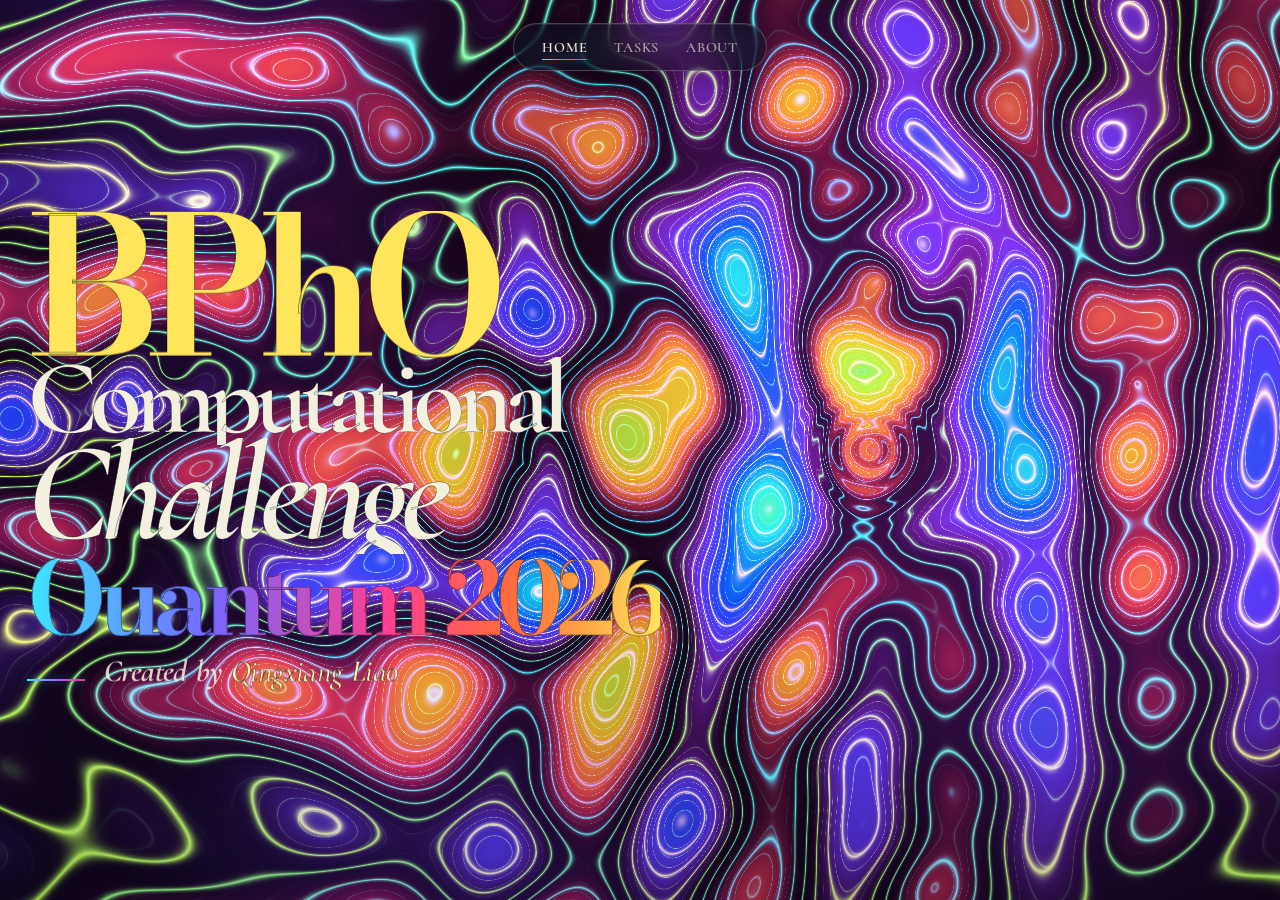
<file: index.html>
<!doctype html>
<html lang="en">
  <head>
    <meta charset="UTF-8" />
    <meta name="viewport" content="width=device-width, initial-scale=1" />
    <meta
      name="description"
      content="Interactive opening page for the 2026 BPhO Computational Challenge."
    />
    <meta name="theme-color" content="#060715" />
    <title>BPhO Computational Challenge — Quantum 2026</title>
    <link
      rel="icon"
      href="data:image/svg+xml,%3Csvg xmlns='http://www.w3.org/2000/svg' viewBox='0 0 64 64'%3E%3Crect width='64' height='64' rx='14' fill='%23060716'/%3E%3Cpath d='M13 34c8-22 15 22 23 0s11 9 15-9' fill='none' stroke='%233de7ff' stroke-width='5' stroke-linecap='round'/%3E%3C/svg%3E"
    />
    <link rel="stylesheet" href="./assets/local-shell-fonts.css" />
    <link rel="stylesheet" href="./assets/single.css" />
  </head>
  <body>
    <div class="loader" data-loader aria-hidden="true">
      <div class="loader__track" aria-hidden="true">
        <span data-loader-bar></span>
      </div>
    </div>

    <canvas id="quantum-field" aria-hidden="true"></canvas>
    <div class="field-fallback" aria-hidden="true"></div>
    <div class="grain" aria-hidden="true"></div>
    <div class="shade" aria-hidden="true"></div>

    <header class="site-header">
      <nav class="site-nav" aria-label="Primary navigation">
        <a class="is-active" href="./index.html" aria-current="page">Home</a>
        <a href="./tasks.html">Tasks</a>
        <a href="./about.html">About</a>
      </nav>
    </header>

    <main class="hero">
      <h1 class="title">
        <span class="title__line title__bpho"><span>BPhO</span></span>
        <span class="title__line title__computational"><span>Computational</span></span>
        <span class="title__line title__challenge"><span>Challenge</span></span>
        <span class="title__line title__quantum"><span>Quantum 2026</span></span>
      </h1>
      <p class="credit" aria-label="Created by Qingxiang Liao">
        <span>Created</span>
        <span>by</span>
        <strong>Qingxiang</strong>
        <strong>Liao</strong>
      </p>
    </main>

    <div class="cursor" data-cursor aria-hidden="true"></div>

    <script type="module" src="./assets/single.js"></script>
  </body>
</html>
</file>
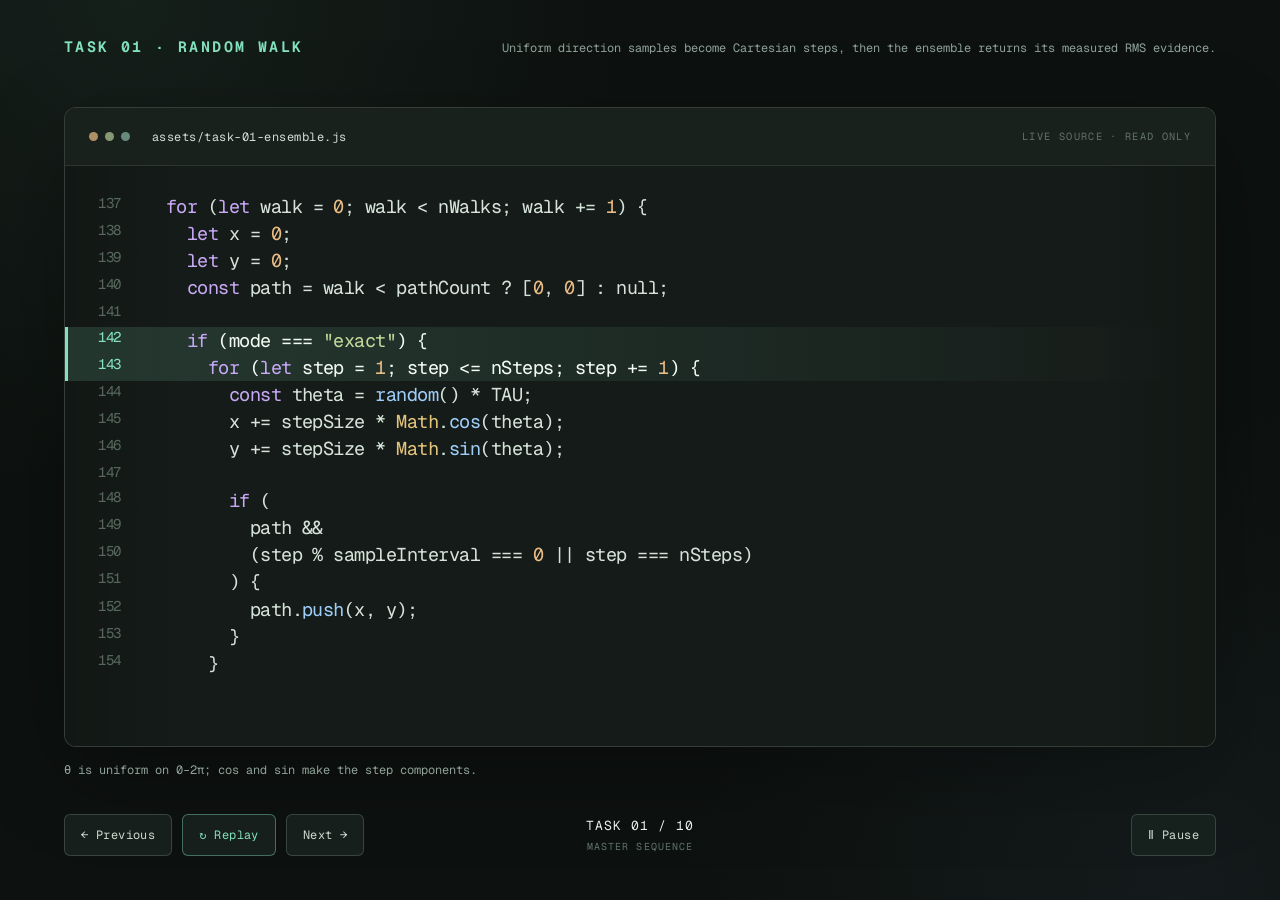
<file: video/code-shots/index.html>
<!doctype html>
<html lang="en">
  <head>
    <meta charset="utf-8" />
    <meta name="viewport" content="width=device-width, initial-scale=1" />
    <meta
      name="description"
      content="Record-ready source-code evidence for the 2026 BPhO Computational Challenge quantum-mechanics laboratories."
    />
    <title>BPhO 2026 · Computational code shots</title>
    <link rel="icon" href="data:," />
    <link rel="stylesheet" href="./code-shots.css" />
  </head>
  <body>
    <main class="code-shot-app" id="code-shot-app">
      <section class="code-shot-stage" aria-label="Animated computational code evidence">
        <header class="scene-heading">
          <p class="scene-kicker" data-scene-label>TASK 01 · RANDOM WALK</p>
          <p class="scene-description" data-scene-description>
            Exact source extracted from the current Task 1 implementation.
          </p>
        </header>

        <section class="editor-shell" aria-label="Source code">
          <div class="editor-chrome" aria-hidden="true">
            <span class="window-dots"><i></i><i></i><i></i></span>
            <span class="editor-file" data-source-file>assets/task-01-ensemble.js</span>
            <span class="editor-state" data-editor-state>LIVE SOURCE · READ ONLY</span>
          </div>
          <div class="code-frame" data-code-frame>
            <div class="code-lines" data-code-lines role="list" aria-label="Extracted source lines"></div>
          </div>
        </section>

        <p class="scene-caption" data-scene-caption aria-live="polite">
          Exact source lines from the current simulation.
        </p>
      </section>

      <nav class="control-deck" data-control-deck aria-label="Code-shot controls">
        <div class="control-group">
          <button class="control-button" type="button" data-control="previous" aria-label="Previous task">
            <span aria-hidden="true">←</span> Previous
          </button>
          <button class="control-button control-button--primary" type="button" data-control="replay">
            <span aria-hidden="true">↻</span> Replay
          </button>
          <button class="control-button" type="button" data-control="next" aria-label="Next task">
            Next <span aria-hidden="true">→</span>
          </button>
        </div>
        <div class="sequence-status" aria-live="polite">
          <span class="sequence-count" data-scene-progress>Task 01 / 10</span>
          <span class="sequence-mode" data-sequence-mode>MASTER SEQUENCE</span>
        </div>
        <button class="control-button control-button--pause" type="button" data-control="pause">
          <span aria-hidden="true">Ⅱ</span> Pause
        </button>
      </nav>
    </main>

    <noscript>This recording utility needs JavaScript enabled to animate the verified source excerpts.</noscript>
    <script src="./code-shot-data.js"></script>
    <script src="./code-shots.js"></script>
  </body>
</html>
</file>
<file: assets/local-shell-fonts.css>
/* Offline aliases for the public site shell. The scientific task pages use the
   same pinned Cormorant, Bodoni and Geist files under their native names. */
@font-face {
  font-family: "Fredoka";
  src: url("../vendor/packages/geist/dist/fonts/geist-sans/Geist-Variable.woff2") format("woff2");
  font-style: normal;
  font-weight: 100 900;
  font-display: swap;
}
@font-face {
  font-family: "Inter";
  src: url("../vendor/packages/geist/dist/fonts/geist-sans/Geist-Variable.woff2") format("woff2");
  font-style: normal;
  font-weight: 100 900;
  font-display: swap;
}
@font-face {
  font-family: "Space Grotesk";
  src: url("../vendor/packages/geist/dist/fonts/geist-sans/Geist-Variable.woff2") format("woff2");
  font-style: normal;
  font-weight: 100 900;
  font-display: swap;
}
@font-face {
  font-family: "DM Mono";
  src: url("../vendor/packages/geist/dist/fonts/geist-mono/GeistMono-Variable.woff2") format("woff2");
  font-style: normal;
  font-weight: 100 900;
  font-display: swap;
}
@font-face {
  font-family: "Cormorant Garamond";
  src: url("../vendor/packages/cormorant/files/cormorant-latin-wght-normal.woff2") format("woff2");
  font-style: normal;
  font-weight: 300 700;
  font-display: swap;
}
@font-face {
  font-family: "Cormorant Garamond";
  src: url("../vendor/packages/cormorant/files/cormorant-latin-wght-italic.woff2") format("woff2");
  font-style: italic;
  font-weight: 300 700;
  font-display: swap;
}
@font-face {
  font-family: "Bodoni Moda";
  src: url("../vendor/packages/bodoni-moda/files/bodoni-moda-latin-wght-normal.woff2") format("woff2");
  font-style: normal;
  font-weight: 400 900;
  font-display: swap;
}
@font-face {
  font-family: "Bodoni Moda";
  src: url("../vendor/packages/bodoni-moda/files/bodoni-moda-latin-wght-italic.woff2") format("woff2");
  font-style: italic;
  font-weight: 400 900;
  font-display: swap;
}
@font-face {
  font-family: "Gorditas";
  src: url("../vendor/packages/bodoni-moda/files/bodoni-moda-latin-wght-normal.woff2") format("woff2");
  font-style: normal;
  font-weight: 400 900;
  font-display: swap;
}
@font-face {
  font-family: "Lilita One";
  src: url("../vendor/packages/bodoni-moda/files/bodoni-moda-latin-wght-normal.woff2") format("woff2");
  font-style: normal;
  font-weight: 700 900;
  font-display: swap;
}
@font-face {
  font-family: "Grandstander";
  src: url("../vendor/packages/cormorant/files/cormorant-latin-wght-italic.woff2") format("woff2");
  font-style: italic;
  font-weight: 300 700;
  font-display: swap;
}
@font-face {
  font-family: "Ballet";
  src: url("../vendor/packages/cormorant/files/cormorant-latin-wght-italic.woff2") format("woff2");
  font-style: italic;
  font-weight: 300 700;
  font-display: swap;
}
</file>
<file: assets/single.css>
:root {
  --ivory: #f4f0df;
  --muted: rgba(244, 240, 223, 0.62);
  --line: rgba(244, 240, 223, 0.2);
  --void: #060715;
  --cyan: #3de7ff;
  --yellow: #ffe55c;
}

* {
  box-sizing: border-box;
}

html {
  color-scheme: dark;
  background: var(--void);
}

html:has(body.about-page--editorial) {
  overflow-x: clip;
}

body {
  min-width: 320px;
  min-height: 100svh;
  margin: 0;
  overflow: hidden;
  color: var(--ivory);
  background: var(--void);
  font-family: "Cormorant Garamond", Georgia, serif;
  -webkit-font-smoothing: antialiased;
  text-rendering: optimizeLegibility;
}

#quantum-field,
.field-fallback {
  position: fixed;
  inset: 0;
  z-index: 0;
  width: 100%;
  height: 100%;
}

#quantum-field {
  display: block;
}

.field-fallback {
  display: none;
  background:
    radial-gradient(ellipse at 35% 18%, rgba(150, 255, 62, 0.28), transparent 18%),
    radial-gradient(ellipse at 72% 32%, rgba(37, 102, 255, 0.8), transparent 22%),
    radial-gradient(ellipse at 78% 62%, rgba(255, 42, 147, 0.55), transparent 25%),
    radial-gradient(ellipse at 54% 72%, rgba(255, 194, 51, 0.34), transparent 20%),
    #07081a;
}

.no-webgl .field-fallback {
  display: block;
}

.no-webgl #quantum-field {
  display: none;
}

.grain {
  position: fixed;
  inset: 0;
  z-index: 10;
  opacity: 0.11;
  pointer-events: none;
  background-image: url("data:image/svg+xml,%3Csvg viewBox='0 0 180 180' xmlns='http://www.w3.org/2000/svg'%3E%3Cfilter id='n'%3E%3CfeTurbulence type='fractalNoise' baseFrequency='.92' numOctaves='3' stitchTiles='stitch'/%3E%3C/filter%3E%3Crect width='100%25' height='100%25' filter='url(%23n)' opacity='.28'/%3E%3C/svg%3E");
  mix-blend-mode: soft-light;
}

.shade {
  position: fixed;
  inset: 0;
  z-index: 12;
  pointer-events: none;
  background:
    linear-gradient(0deg, rgba(4, 5, 17, 0.2), transparent 32%),
    rgba(4, 5, 17, 0.035);
}

.about-page .field-fallback {
  display: none;
  background:
    radial-gradient(ellipse at 72% 28%, rgba(71, 116, 145, 0.22), transparent 24%),
    radial-gradient(ellipse at 78% 68%, rgba(96, 72, 134, 0.18), transparent 31%),
    radial-gradient(ellipse at 38% 70%, rgba(145, 114, 55, 0.1), transparent 26%),
    #050a13;
}

.about-page .grain {
  opacity: 0.07;
}

.about-page .shade {
  background:
    radial-gradient(circle at 76% 38%, transparent 0 14%, rgba(3, 7, 16, 0.08) 47%, rgba(3, 6, 14, 0.38) 100%),
    linear-gradient(90deg, rgba(3, 7, 17, 0.62) 0%, rgba(3, 7, 17, 0.17) 46%, rgba(3, 7, 17, 0.26) 100%),
    linear-gradient(0deg, rgba(2, 5, 13, 0.54), transparent 42%);
}

.about-page::after {
  position: fixed;
  inset: 0;
  z-index: 13;
  pointer-events: none;
  background:
    linear-gradient(90deg, rgba(188, 220, 225, 0.035) 1px, transparent 1px),
    linear-gradient(rgba(188, 220, 225, 0.028) 1px, transparent 1px);
  background-size: 84px 84px;
  content: "";
  mask-image: linear-gradient(90deg, transparent, black 48%, black);
  -webkit-mask-image: linear-gradient(90deg, transparent, black 48%, black);
}

.loader {
  position: fixed;
  inset: 0;
  z-index: 1000;
  display: grid;
  align-content: center;
  background: #f1eedf;
  transition:
    transform 800ms cubic-bezier(0.76, 0, 0.24, 1),
    visibility 800ms;
}

.loader.is-complete {
  visibility: hidden;
  transform: translateY(-102%);
}

.loader__track {
  width: min(240px, 60vw);
  height: 2px;
  margin: 0 auto;
  overflow: hidden;
  background: rgba(17, 18, 27, 0.17);
}

.loader__track span {
  display: block;
  width: 100%;
  height: 100%;
  background: linear-gradient(90deg, #245cff, #e835ff, #ffdf4a);
  transform: translateX(-100%);
}

.site-header {
  position: fixed;
  top: clamp(14px, 2.6vh, 26px);
  left: 50%;
  z-index: 100;
  width: max-content;
  max-width: calc(100vw - 32px);
  transform: translateX(-50%);
}

.site-nav {
  display: flex;
  align-items: center;
  justify-content: center;
  gap: clamp(16px, 2.1vw, 34px);
  min-height: 48px;
  padding: 0 clamp(18px, 2.2vw, 32px);
  border: 1px solid rgba(244, 240, 223, 0.24);
  border-radius: 999px;
  background: rgba(6, 7, 21, 0.48);
  box-shadow:
    0 14px 45px rgba(2, 3, 12, 0.22),
    inset 0 1px 0 rgba(255, 255, 255, 0.08);
  backdrop-filter: blur(16px) saturate(135%);
  -webkit-backdrop-filter: blur(16px) saturate(135%);
}

.site-nav a {
  position: relative;
  padding: 15px 0 14px;
  color: rgba(244, 240, 223, 0.66);
  font-family: "Cormorant Garamond", Georgia, serif;
  font-size: clamp(14px, 1.12vw, 17px);
  font-weight: 600;
  letter-spacing: 0.055em;
  line-height: 1;
  text-decoration: none;
  text-transform: uppercase;
  white-space: nowrap;
  transition:
    color 180ms ease,
    text-shadow 180ms ease;
}

.site-nav a::after {
  position: absolute;
  right: 0;
  bottom: 9px;
  left: 0;
  height: 1px;
  background: linear-gradient(90deg, var(--cyan), #9b68ff, #ff3f91);
  box-shadow: 0 0 8px rgba(61, 231, 255, 0.65);
  content: "";
  transform: scaleX(0);
  transform-origin: right;
  transition: transform 180ms ease;
}

.site-nav a:hover,
.site-nav a:focus-visible,
.site-nav a.is-active {
  color: var(--ivory);
  text-shadow: 0 0 14px rgba(244, 240, 223, 0.24);
}

.site-nav a:hover::after,
.site-nav a:focus-visible::after,
.site-nav a.is-active::after {
  transform: scaleX(1);
  transform-origin: left;
}

.site-nav a:focus-visible {
  border-radius: 3px;
  outline: 2px solid var(--yellow);
  outline-offset: 5px;
}

.about-page {
  overflow-x: hidden;
  overflow-y: auto;
  scroll-behavior: smooth;
  background: #050a13;
}

.about-page .site-header {
  transition:
    opacity 220ms ease,
    transform 220ms ease;
}

.about-content {
  position: relative;
  z-index: 30;
  width: 100%;
}

.about-hero {
  position: relative;
  display: grid;
  align-items: center;
  min-height: 100svh;
  padding: 120px max(5vw, 28px) 76px;
}

.about-hero__inner {
  width: min(880px, 75vw);
}

.about-kicker,
.about-eyebrow {
  margin: 0 0 20px;
  color: rgba(204, 228, 229, 0.62);
  font: 500 11px/1.2 "Inter", Arial, sans-serif;
  letter-spacing: 0.18em;
  text-transform: uppercase;
}

.about-kicker span {
  display: inline-flex;
  align-items: center;
  gap: 11px;
  margin-right: 11px;
  color: #a5e5e7;
}

.about-kicker span::after {
  width: 34px;
  height: 1px;
  background: linear-gradient(90deg, #5fbdc6, #8875b3);
  content: "";
}

.about-hero h1 {
  max-width: 940px;
  margin: 0;
  color: #f1eedf;
  font-family: "Bodoni Moda", Georgia, serif;
  font-size: clamp(58px, 7.7vw, 122px);
  font-weight: 600;
  letter-spacing: -0.067em;
  line-height: 0.91;
  text-wrap: balance;
}

.about-hero__lead {
  max-width: 660px;
  margin: 32px 0 0;
  color: rgba(229, 235, 224, 0.73);
  font: 400 clamp(18px, 1.45vw, 23px)/1.55 "Inter", Arial, sans-serif;
}

.about-facts {
  display: flex;
  flex-wrap: wrap;
  gap: 32px 60px;
  margin: 54px 0 0;
}

.about-facts div {
  min-width: 150px;
  padding-top: 13px;
  border-top: 1px solid rgba(151, 202, 205, 0.3);
}

.about-facts dt {
  margin-bottom: 7px;
  color: rgba(197, 218, 218, 0.48);
  font: 500 10px/1 "Inter", Arial, sans-serif;
  letter-spacing: 0.16em;
  text-transform: uppercase;
}

.about-facts dd {
  margin: 0;
  color: rgba(244, 240, 223, 0.88);
  font: 600 18px/1.2 "Cormorant Garamond", Georgia, serif;
}

.about-scroll-cue {
  position: absolute;
  right: max(5vw, 28px);
  bottom: 45px;
  display: flex;
  gap: 14px;
  align-items: center;
  color: rgba(217, 229, 223, 0.56);
  font: 500 10px/1 "Inter", Arial, sans-serif;
  letter-spacing: 0.15em;
  text-decoration: none;
  text-transform: uppercase;
}

.about-scroll-cue i {
  position: relative;
  width: 1px;
  height: 52px;
  overflow: hidden;
  background: rgba(169, 215, 216, 0.2);
}

.about-scroll-cue i::after {
  position: absolute;
  inset: 0;
  background: linear-gradient(transparent, #7ecbd0, transparent);
  content: "";
  animation: about-scroll-line 2.2s ease-in-out infinite;
}

@keyframes about-scroll-line {
  from { transform: translateY(-100%); }
  to { transform: translateY(100%); }
}

.about-chapter {
  position: relative;
  display: grid;
  grid-template-columns: minmax(48px, 0.18fr) minmax(0, 920px) minmax(30px, 0.52fr);
  align-items: start;
  min-height: 92svh;
  padding: 14vh max(5vw, 28px);
}

.about-chapter--wide {
  grid-template-columns: minmax(48px, 0.12fr) minmax(0, 1080px) minmax(30px, 0.28fr);
}

.about-chapter--creator {
  grid-template-columns: minmax(48px, 0.38fr) minmax(0, 820px) minmax(30px, 0.16fr);
}

.about-chapter--resources {
  grid-template-columns: minmax(48px, 0.14fr) minmax(0, 1100px) minmax(30px, 0.2fr);
}

.about-chapter__number {
  padding-top: 21px;
  color: rgba(174, 215, 216, 0.72);
  font: 500 11px/1 "Inter", Arial, sans-serif;
  letter-spacing: 0.15em;
}

.about-panel {
  grid-column: 2;
  padding: clamp(30px, 4.5vw, 68px);
  border: 1px solid rgba(154, 200, 202, 0.16);
  background:
    linear-gradient(135deg, rgba(6, 16, 28, 0.83), rgba(7, 12, 28, 0.65)),
    rgba(4, 9, 19, 0.68);
  box-shadow:
    0 38px 100px rgba(0, 0, 0, 0.26),
    inset 0 1px 0 rgba(255, 255, 255, 0.025);
  backdrop-filter: blur(18px) saturate(110%);
  -webkit-backdrop-filter: blur(18px) saturate(110%);
}

.about-panel h2,
.about-finale h2 {
  max-width: 850px;
  margin: 0;
  color: #f1eedf;
  font-family: "Bodoni Moda", Georgia, serif;
  font-size: clamp(43px, 5vw, 78px);
  font-weight: 600;
  letter-spacing: -0.055em;
  line-height: 0.98;
  text-wrap: balance;
}

.about-columns {
  display: grid;
  grid-template-columns: repeat(2, minmax(0, 1fr));
  gap: clamp(34px, 5vw, 76px);
  margin-top: 54px;
}

.about-panel h3,
.acknowledgement h3 {
  margin: 0 0 19px;
  color: #abd9d8;
  font: 600 22px/1.15 "Cormorant Garamond", Georgia, serif;
  letter-spacing: 0.015em;
}

.about-panel p,
.about-finale p {
  margin: 0 0 1.2em;
  color: rgba(222, 229, 219, 0.7);
  font: 400 16px/1.76 "Inter", Arial, sans-serif;
}

.about-panel p:last-child,
.about-finale p:last-child {
  margin-bottom: 0;
}

.about-intro {
  max-width: 760px;
  margin-top: 30px !important;
  font-size: 18px !important;
}

.task-spectrum {
  display: grid;
  grid-template-columns: repeat(2, minmax(0, 1fr));
  gap: 0;
  margin: 48px 0 0;
  padding: 0;
  border-top: 1px solid rgba(161, 205, 206, 0.18);
  list-style: none;
}

.task-spectrum li {
  display: flex;
  gap: 17px;
  align-items: center;
  min-height: 58px;
  padding: 0 16px 0 0;
  border-bottom: 1px solid rgba(161, 205, 206, 0.12);
  color: rgba(236, 235, 220, 0.82);
  font: 500 15px/1.2 "Inter", Arial, sans-serif;
}

.task-spectrum li:nth-child(odd) {
  border-right: 1px solid rgba(161, 205, 206, 0.12);
}

.task-spectrum li:nth-child(even) {
  padding-left: 22px;
}

.task-spectrum span {
  color: rgba(120, 198, 201, 0.52);
  font: 500 10px/1 "Inter", Arial, sans-serif;
  letter-spacing: 0.12em;
}

.about-philosophy {
  display: grid;
  grid-template-columns: 0.65fr 1.35fr;
  gap: clamp(32px, 5vw, 80px);
  margin-top: 72px;
  padding-top: 54px;
  border-top: 1px solid rgba(161, 205, 206, 0.18);
}

.about-philosophy .about-eyebrow {
  grid-column: 1 / -1;
  margin-bottom: -24px;
}

.about-philosophy blockquote {
  margin: 0;
  color: #f1eedf;
  font: italic 600 clamp(30px, 3.4vw, 48px)/1.03 "Bodoni Moda", Georgia, serif;
  letter-spacing: -0.04em;
}

.creator-school {
  margin: 14px 0 42px !important;
  color: #9bd1d2 !important;
  font-family: "Cormorant Garamond", Georgia, serif !important;
  font-size: 23px !important;
  font-weight: 600 !important;
  line-height: 1.2 !important;
}

.creator-copy {
  max-width: 720px;
}

.creator-skills {
  display: flex;
  flex-wrap: wrap;
  gap: 9px;
  margin: 38px 0 0;
  padding: 0;
  list-style: none;
}

.creator-skills li {
  padding: 9px 13px;
  border: 1px solid rgba(153, 204, 205, 0.22);
  border-radius: 999px;
  color: rgba(224, 231, 219, 0.72);
  background: rgba(12, 31, 42, 0.42);
  font: 500 11px/1 "Inter", Arial, sans-serif;
  letter-spacing: 0.06em;
}

.resource-grid {
  display: grid;
  grid-template-columns: repeat(2, minmax(0, 1fr));
  gap: 1px;
  margin-top: 46px;
  overflow: hidden;
  border: 1px solid rgba(156, 202, 204, 0.16);
  background: rgba(156, 202, 204, 0.12);
}

.resource-card {
  position: relative;
  min-height: 190px;
  padding: 26px;
  color: inherit;
  background: rgba(5, 14, 25, 0.92);
  text-decoration: none;
  transition:
    background 200ms ease,
    transform 200ms ease;
}

a.resource-card:hover,
a.resource-card:focus-visible {
  z-index: 2;
  background: rgba(15, 43, 53, 0.96);
  outline: 1px solid rgba(132, 215, 216, 0.72);
  outline-offset: -1px;
}

.resource-card > span {
  display: block;
  margin-bottom: 38px;
  color: rgba(158, 204, 205, 0.48);
  font: 500 9px/1 "Inter", Arial, sans-serif;
  letter-spacing: 0.16em;
  text-transform: uppercase;
}

.resource-card strong {
  display: block;
  margin-bottom: 9px;
  color: #edf0e3;
  font: 600 24px/1.1 "Cormorant Garamond", Georgia, serif;
}

.resource-card p {
  max-width: 390px;
  margin: 0 !important;
  font-size: 13px !important;
  line-height: 1.55 !important;
}

.resource-card i {
  position: absolute;
  top: 24px;
  right: 25px;
  color: #86cfd1;
  font: normal 16px/1 "Inter", Arial, sans-serif;
}

.resource-card--planned {
  background: rgba(6, 13, 24, 0.88);
}

.resource-card--planned strong,
.resource-card--planned p {
  opacity: 0.64;
}

.about-finale {
  position: relative;
  display: grid;
  min-height: 100svh;
  padding: 15vh max(5vw, 28px) 10vh;
}

.about-finale__inner {
  width: min(850px, 76vw);
  margin: auto;
  padding: clamp(34px, 5vw, 72px);
  border-left: 1px solid rgba(144, 210, 211, 0.35);
  background: linear-gradient(90deg, rgba(4, 12, 23, 0.84), rgba(4, 12, 23, 0.42));
  backdrop-filter: blur(14px);
  -webkit-backdrop-filter: blur(14px);
}

.about-finale h2 {
  margin-bottom: 34px;
}

.acknowledgement {
  margin-top: 58px;
  padding-top: 34px;
  border-top: 1px solid rgba(156, 202, 203, 0.16);
}

.acknowledgement p {
  font-size: 14px;
}

.about-return {
  display: inline-flex;
  gap: 38px;
  align-items: center;
  margin-top: 38px;
  padding-bottom: 7px;
  border-bottom: 1px solid rgba(119, 202, 203, 0.48);
  color: #d8e6dc;
  font: 500 11px/1 "Inter", Arial, sans-serif;
  letter-spacing: 0.12em;
  text-decoration: none;
  text-transform: uppercase;
  transition:
    color 180ms ease,
    border-color 180ms ease;
}

.about-return:hover,
.about-return:focus-visible {
  color: #90e1e3;
  border-color: #90e1e3;
  outline: none;
}

.about-return i {
  font: normal 18px/1 "Inter", Arial, sans-serif;
  transition: transform 180ms ease;
}

.about-return:hover i,
.about-return:focus-visible i {
  transform: translateX(5px);
}

.about-footer {
  position: relative;
  z-index: 30;
  display: flex;
  justify-content: space-between;
  gap: 20px;
  padding: 28px max(5vw, 28px);
  border-top: 1px solid rgba(154, 202, 203, 0.14);
  color: rgba(204, 220, 215, 0.68);
  background: rgba(3, 8, 16, 0.8);
  font: 500 9px/1 "Inter", Arial, sans-serif;
  letter-spacing: 0.15em;
  text-transform: uppercase;
}

.about-reveal {
  opacity: 0;
  transform: translateY(34px);
  transition:
    opacity 850ms cubic-bezier(0.16, 1, 0.3, 1),
    transform 850ms cubic-bezier(0.16, 1, 0.3, 1);
}

.about-reveal.is-visible {
  opacity: 1;
  transform: translateY(0);
}

/* About page: stripped-back editorial composition */
.about-page--editorial .shade {
  background:
    radial-gradient(circle at 72% 35%, transparent 0 15%, rgba(3, 7, 16, 0.08) 48%, rgba(2, 6, 14, 0.48) 100%),
    linear-gradient(90deg, rgba(2, 7, 17, 0.5), rgba(2, 7, 17, 0.09) 50%, rgba(2, 7, 17, 0.3)),
    linear-gradient(0deg, rgba(2, 5, 13, 0.58), transparent 40%);
}

.about-page--editorial #quantum-field,
.about-page--editorial .field-fallback {
  width: auto;
  height: auto;
}

.editorial-about {
  position: relative;
  z-index: 30;
  width: 100%;
}

.editorial-opening {
  position: relative;
  display: grid;
  place-items: center;
  min-height: 100svh;
  padding: 100px 5vw 50px;
}

.editorial-opening h1 {
  margin: 0;
  color: #f3efdf;
  font-family: "Bodoni Moda", Georgia, serif;
  font-size: min(27vw, 45vh, 390px);
  font-weight: 600;
  letter-spacing: -0.085em;
  line-height: 0.72;
  text-indent: -0.06em;
  text-shadow: 0 22px 70px rgba(0, 0, 0, 0.34);
}

.editorial-scroll {
  position: absolute;
  bottom: 34px;
  left: 50%;
  width: 26px;
  height: 70px;
  transform: translateX(-50%);
}

.editorial-scroll i {
  position: absolute;
  top: 0;
  left: 50%;
  width: 1px;
  height: 100%;
  overflow: hidden;
  background: rgba(178, 218, 218, 0.18);
}

.editorial-scroll i::after {
  position: absolute;
  inset: 0;
  background: linear-gradient(transparent, #75c9cb, transparent);
  content: "";
  animation: about-scroll-line 2.2s ease-in-out infinite;
}

.editorial-story {
  position: relative;
  display: grid;
  grid-template-columns: minmax(260px, 0.88fr) minmax(440px, 0.92fr);
  gap: clamp(48px, 8vw, 150px);
  align-items: center;
  min-height: 100svh;
  padding: 14vh max(6vw, 34px);
  isolation: isolate;
}

.editorial-story::before {
  position: absolute;
  inset: 7vh 0;
  z-index: -1;
  pointer-events: none;
  background: linear-gradient(90deg, rgba(3, 10, 20, 0.18), rgba(3, 10, 20, 0.78) 56%, rgba(3, 10, 20, 0.46));
  content: "";
  mask-image: linear-gradient(90deg, transparent, black 35%, black 82%, transparent);
  -webkit-mask-image: linear-gradient(90deg, transparent, black 35%, black 82%, transparent);
}

.editorial-story--reverse::before {
  background: linear-gradient(90deg, rgba(3, 10, 20, 0.52), rgba(3, 10, 20, 0.77) 44%, rgba(3, 10, 20, 0.14));
  mask-image: linear-gradient(90deg, transparent, black 18%, black 68%, transparent);
  -webkit-mask-image: linear-gradient(90deg, transparent, black 18%, black 68%, transparent);
}

.story-script,
.story-signature {
  position: relative;
  z-index: -1;
  margin: 0;
  color: rgba(125, 211, 211, 0.46);
  font-family: "Ballet", "Cormorant Garamond", cursive;
  font-size: clamp(105px, 15vw, 245px);
  font-weight: 400;
  letter-spacing: -0.055em;
  line-height: 0.75;
  text-align: center;
  text-shadow: 0 0 32px rgba(80, 182, 189, 0.12);
  transform: rotate(-7deg);
  user-select: none;
}

.story-signature {
  color: rgba(185, 155, 94, 0.52);
  font-size: clamp(92px, 13vw, 210px);
  transform: rotate(-9deg);
}

.story-copy {
  width: min(100%, 640px);
}

.story-copy h2,
.resource-heading h2,
.ending-copy h2 {
  margin: 0 0 34px;
  color: #f3efdf;
  font-family: "Bodoni Moda", Georgia, serif;
  font-size: clamp(52px, 6vw, 94px);
  font-weight: 600;
  letter-spacing: -0.065em;
  line-height: 0.92;
  text-wrap: balance;
}

.story-copy p,
.ending-copy > p,
.editorial-thanks p {
  max-width: 620px;
  margin: 0 0 1.15em;
  color: rgba(224, 230, 219, 0.76);
  font: 400 clamp(15px, 1.25vw, 18px)/1.75 "Inter", Arial, sans-serif;
}

.story-copy .story-lead {
  margin-bottom: 1.35em;
  color: rgba(242, 239, 222, 0.94);
  font-family: "Cormorant Garamond", Georgia, serif;
  font-size: clamp(25px, 2.45vw, 36px);
  font-weight: 500;
  line-height: 1.23;
}

.story-copy .story-note {
  margin-top: 36px;
  padding-left: 24px;
  border-left: 1px solid rgba(118, 205, 207, 0.5);
  color: #b8d9d4;
  font-family: "Cormorant Garamond", Georgia, serif;
  font-size: clamp(23px, 2.1vw, 31px);
  font-style: italic;
  line-height: 1.28;
}

.editorial-story--reverse .story-script {
  grid-column: 2;
  grid-row: 1;
  color: rgba(154, 120, 190, 0.48);
  transform: rotate(6deg);
}

.editorial-story--reverse .story-copy {
  grid-column: 1;
  grid-row: 1;
  justify-self: end;
}

.editorial-story--scope {
  display: block;
  padding-inline: max(8vw, 34px);
}

.editorial-story--scope::before {
  background: rgba(2, 8, 18, 0.55);
  mask-image: linear-gradient(90deg, transparent, black 10%, black 90%, transparent);
  -webkit-mask-image: linear-gradient(90deg, transparent, black 10%, black 90%, transparent);
}

.editorial-story--scope .story-script {
  position: absolute;
  top: 8vh;
  right: 5vw;
  color: rgba(187, 147, 72, 0.38);
  font-size: clamp(170px, 28vw, 430px);
  transform: rotate(5deg);
}

.story-copy--wide {
  position: relative;
  width: min(100%, 1050px);
  max-width: none;
  margin: 0 auto;
}

.story-copy--wide > p {
  max-width: 640px;
}

.editorial-topics {
  display: grid;
  grid-template-columns: repeat(2, minmax(0, 1fr));
  gap: 0 7vw;
  margin: 64px 0 0;
  padding: 0;
  border-top: 1px solid rgba(147, 202, 202, 0.2);
  list-style: none;
}

.editorial-topics li {
  display: flex;
  gap: 18px;
  align-items: baseline;
  padding: 16px 0;
  border-bottom: 1px solid rgba(147, 202, 202, 0.15);
  color: rgba(238, 236, 219, 0.86);
  font: 500 clamp(18px, 1.7vw, 25px)/1.2 "Cormorant Garamond", Georgia, serif;
}

.editorial-topics span {
  color: rgba(139, 201, 201, 0.64);
  font: 500 9px/1 "Inter", Arial, sans-serif;
  letter-spacing: 0.13em;
}

.scope-closing {
  max-width: 720px !important;
  margin-top: 42px !important;
}

.editorial-story--creator::before {
  background: linear-gradient(90deg, rgba(3, 10, 20, 0.1), rgba(3, 10, 20, 0.76) 54%, rgba(3, 10, 20, 0.5));
}

.creator-line {
  margin-bottom: 16px !important;
  color: #9bcfd0 !important;
  font: 500 10px/1.2 "Inter", Arial, sans-serif !important;
  letter-spacing: 0.15em;
  text-transform: uppercase;
}

.editorial-resources {
  position: relative;
  display: grid;
  grid-template-columns: minmax(300px, 0.72fr) minmax(460px, 1fr);
  gap: clamp(48px, 9vw, 150px);
  align-items: start;
  min-height: 100svh;
  padding: 15vh max(7vw, 34px);
  background: linear-gradient(90deg, rgba(2, 8, 18, 0.62), rgba(2, 8, 18, 0.26));
}

.resource-heading {
  position: sticky;
  top: 22vh;
}

.resource-heading .story-script {
  position: absolute;
  top: -90px;
  left: -30px;
  z-index: -1;
  color: rgba(139, 191, 102, 0.32);
  font-size: clamp(120px, 16vw, 250px);
}

.resource-heading h2 {
  position: relative;
}

.resource-index {
  margin: 0;
  padding: 0;
  border-top: 1px solid rgba(151, 205, 204, 0.3);
  list-style: none;
}

.resource-index li {
  border-bottom: 1px solid rgba(151, 205, 204, 0.2);
}

.resource-index a,
.resource-index .is-pending {
  position: relative;
  display: grid;
  grid-template-columns: minmax(170px, 1fr) minmax(170px, 0.8fr) 24px;
  gap: 26px;
  align-items: center;
  min-height: 92px;
  padding: 20px 4px;
  color: inherit;
  text-decoration: none;
}

.resource-index a::before {
  position: absolute;
  inset: 0;
  z-index: -1;
  background: linear-gradient(90deg, rgba(94, 194, 198, 0.13), transparent);
  content: "";
  transform: scaleX(0);
  transform-origin: right;
  transition: transform 280ms ease;
}

.resource-index a:hover::before,
.resource-index a:focus-visible::before {
  transform: scaleX(1);
  transform-origin: left;
}

.resource-index a:focus-visible {
  outline: 1px solid #84d4d5;
  outline-offset: 4px;
}

.resource-index span {
  color: #eeeddf;
  font: 600 clamp(23px, 2vw, 30px)/1.05 "Cormorant Garamond", Georgia, serif;
}

.resource-index small {
  color: rgba(204, 220, 212, 0.58);
  font: 400 11px/1.45 "Inter", Arial, sans-serif;
  letter-spacing: 0.02em;
}

.resource-index i {
  color: #88d0d1;
  font: normal 17px/1 "Inter", Arial, sans-serif;
}

.resource-index .is-pending {
  opacity: 0.56;
}

.editorial-ending {
  position: relative;
  display: grid;
  place-items: center;
  min-height: 100svh;
  padding: 15vh max(6vw, 28px);
  background: radial-gradient(circle at 50% 50%, rgba(4, 16, 28, 0.54), transparent 66%);
}

.ending-copy {
  position: relative;
  width: min(860px, 80vw);
  text-align: center;
}

.ending-copy .story-script {
  position: absolute;
  top: -110px;
  right: -20px;
  color: rgba(177, 142, 79, 0.42);
  font-size: clamp(120px, 16vw, 250px);
  transform: rotate(-5deg);
}

.ending-copy h2 {
  position: relative;
  max-width: 840px;
  font-size: clamp(58px, 7.5vw, 116px);
}

.ending-copy > p {
  max-width: 650px;
  margin: 38px auto 0;
  font-family: "Cormorant Garamond", Georgia, serif;
  font-size: clamp(23px, 2vw, 31px);
  line-height: 1.4;
}

.editorial-thanks {
  max-width: 640px;
  margin: 68px auto 0;
  padding-top: 30px;
  border-top: 1px solid rgba(153, 202, 202, 0.18);
}

.editorial-thanks p {
  margin: 0;
  font-size: 12px;
  line-height: 1.7;
}

.ending-copy > a {
  display: inline-flex;
  gap: 30px;
  align-items: center;
  margin-top: 42px;
  padding-bottom: 7px;
  border-bottom: 1px solid rgba(120, 204, 205, 0.52);
  color: #d8e4d9;
  font: 500 10px/1 "Inter", Arial, sans-serif;
  letter-spacing: 0.14em;
  text-decoration: none;
  text-transform: uppercase;
}

.ending-copy > a span {
  font-size: 17px;
  transition: transform 180ms ease;
}

.ending-copy > a:hover span,
.ending-copy > a:focus-visible span {
  transform: translateX(5px);
}

.editorial-footer {
  position: relative;
  z-index: 30;
  display: flex;
  justify-content: space-between;
  gap: 20px;
  padding: 28px max(5vw, 28px);
  border-top: 1px solid rgba(154, 202, 203, 0.14);
  color: rgba(204, 220, 215, 0.68);
  background: rgba(3, 8, 16, 0.82);
  font: 500 9px/1 "Inter", Arial, sans-serif;
  letter-spacing: 0.15em;
  text-transform: uppercase;
}

.hero {
  position: relative;
  z-index: 30;
  display: grid;
  align-content: center;
  justify-items: start;
  width: 100%;
  min-height: 100svh;
  padding: clamp(12px, 3vh, 28px);
  pointer-events: none;
}

.title {
  max-width: calc(100vw - 56px);
  margin: 0;
  font-family: "Bodoni Moda", Georgia, serif;
  font-weight: 800;
  line-height: 0.73;
  letter-spacing: -0.045em;
  perspective: 900px;
}

.title__line {
  display: block;
  width: max-content;
  overflow: hidden;
  padding: 0.03em 0.12em 0.07em 0.05em;
  margin-bottom: -0.07em;
  margin-left: -0.05em;
}

.title__line > span {
  display: block;
  width: max-content;
  transform-origin: left center;
  will-change: transform, opacity, filter;
}

.title__bpho,
.title__quantum {
  color: var(--yellow);
  font-family: "Bodoni Moda", Georgia, serif;
  font-style: normal;
  font-weight: 650;
  letter-spacing: -0.085em;
  -webkit-text-stroke: 0.6px rgba(5, 6, 24, 0.62);
}

.title__bpho {
  font-size: min(15vw, 23vh, 225px);
}

.title__computational {
  color: var(--ivory);
  font-family: "Cormorant Garamond", Georgia, serif;
  font-size: min(8.3vw, 14.7vh, 134px);
  font-style: normal;
  font-weight: 650;
  letter-spacing: -0.075em;
  -webkit-text-stroke: 0.45px rgba(5, 6, 24, 0.58);
}

.title__challenge {
  color: var(--ivory);
  font-family: "Cormorant Garamond", Georgia, serif;
  font-size: min(11vw, 18.8vh, 170px);
  font-style: italic;
  font-weight: 650;
  letter-spacing: -0.065em;
  -webkit-text-stroke: 0.5px rgba(5, 6, 24, 0.62);
}

.title__quantum {
  margin-top: 12px;
  font-size: min(8.1vw, 13.6vh, 132px);
}

.title__quantum > span {
  color: transparent;
  background: linear-gradient(
    90deg,
    #3de7ff 0%,
    #7767ff 29%,
    #ff3f91 57%,
    #ff7037 78%,
    #ffe55c 100%
  );
  background-clip: text;
  -webkit-background-clip: text;
  -webkit-text-stroke: 0.7px rgba(5, 6, 24, 0.58);
}

.credit {
  display: flex;
  gap: 0.28em;
  align-items: baseline;
  margin: clamp(14px, 2.2vh, 24px) 0 0;
  color: rgba(244, 240, 223, 0.86);
  font-family: "Cormorant Garamond", Georgia, serif;
  font-size: clamp(27px, 2.4vw, 37px);
  font-style: italic;
  font-weight: 650;
  letter-spacing: -0.02em;
  line-height: 1.1;
  pointer-events: none;
}

.credit::before {
  width: 58px;
  height: 2px;
  margin-right: 0.35em;
  background: linear-gradient(
    90deg,
    var(--cyan),
    #9968ff 48%,
    rgba(255, 61, 145, 0.9)
  );
  box-shadow: 0 0 10px rgba(61, 231, 255, 0.45);
  content: "";
}

.credit > * {
  display: inline-block;
  will-change: transform, opacity;
}

.credit strong {
  font-family: inherit;
  font-style: inherit;
  font-weight: inherit;
  letter-spacing: inherit;
  color: #fff0a8;
  -webkit-text-stroke: 0.45px rgba(5, 6, 24, 0.78);
}

.credit span {
  font-family: inherit;
  font-size: 1em;
  font-style: inherit;
  font-weight: inherit;
}

.cursor {
  position: fixed;
  top: 0;
  left: 0;
  z-index: 120;
  width: 3px;
  height: 3px;
  border: 0;
  border-radius: 50%;
  background: rgba(255, 255, 255, 0.92);
  box-shadow:
    0 0 5px rgba(61, 231, 255, 0.72),
    0 0 11px rgba(61, 231, 255, 0.25);
  opacity: 0;
  pointer-events: none;
  mix-blend-mode: difference;
  transform: translate(-50%, -50%);
  transition: opacity 150ms ease;
}

.cursor.is-visible {
  opacity: 1;
}

@media (pointer: coarse), (prefers-reduced-motion: reduce) {
  .cursor {
    display: none;
  }
}

@media (max-width: 780px) {
  .site-header {
    top: 10px;
    width: calc(100vw - 20px);
    max-width: none;
  }

  .site-nav {
    justify-content: flex-start;
    gap: 22px;
    width: 100%;
    min-height: 44px;
    padding: 0 18px;
    overflow-x: auto;
    border-radius: 14px;
    scrollbar-width: none;
  }

  .site-nav::-webkit-scrollbar {
    display: none;
  }

  .site-nav a {
    flex: 0 0 auto;
    padding: 13px 0 12px;
    font-size: 15px;
  }

  .site-nav a::after {
    bottom: 7px;
  }

  .hero {
    padding: 68px 18px 18px;
  }

  .shade {
    background:
      linear-gradient(0deg, rgba(4, 5, 17, 0.52), transparent 55%),
      rgba(4, 5, 17, 0.18);
  }

  .title {
    width: 100%;
    max-width: calc(100vw - 36px);
    line-height: 0.76;
  }

  .title__bpho {
    font-size: min(27vw, 23vh);
  }

  .title__computational {
    font-size: min(10.7vw, 14.5vh);
  }

  .title__challenge {
    font-size: min(14.4vw, 18.8vh);
  }

  .title__quantum {
    font-size: min(10.4vw, 13.7vh);
  }

  .credit {
    gap: 0.28em;
    margin-top: 12px;
    font-size: 22px;
    letter-spacing: 0;
  }

  .credit::before {
    width: 30px;
    margin-right: 0.2em;
  }

  .about-hero {
    min-height: 100svh;
    padding: 120px 20px 72px;
  }

  .about-hero__inner {
    width: 100%;
  }

  .about-hero h1 {
    font-size: clamp(52px, 16vw, 72px);
  }

  .about-hero__lead {
    margin-top: 25px;
    font-size: 17px;
  }

  .about-facts {
    display: grid;
    grid-template-columns: repeat(2, minmax(0, 1fr));
    gap: 22px;
    margin-top: 38px;
  }

  .about-scroll-cue {
    display: none;
  }

  .about-chapter,
  .about-chapter--wide,
  .about-chapter--creator,
  .about-chapter--resources {
    display: block;
    min-height: auto;
    padding: 70px 14px;
  }

  .about-chapter__number {
    padding: 0 7px 13px;
  }

  .about-panel {
    padding: 30px 22px;
    border-radius: 2px;
  }

  .about-panel h2,
  .about-finale h2 {
    font-size: clamp(40px, 12vw, 58px);
  }

  .about-columns,
  .about-philosophy {
    grid-template-columns: 1fr;
    gap: 34px;
    margin-top: 38px;
  }

  .about-philosophy {
    padding-top: 38px;
  }

  .about-philosophy .about-eyebrow {
    margin-bottom: -14px;
  }

  .task-spectrum,
  .resource-grid {
    grid-template-columns: 1fr;
  }

  .task-spectrum li:nth-child(odd) {
    border-right: 0;
  }

  .task-spectrum li:nth-child(even) {
    padding-left: 0;
  }

  .resource-card {
    min-height: 175px;
  }

  .about-finale {
    min-height: auto;
    padding: 80px 14px;
  }

  .about-finale__inner {
    width: 100%;
    padding: 34px 22px;
  }

  .about-footer {
    flex-direction: column;
    padding: 26px 20px;
  }

  .editorial-opening {
    padding: 100px 18px 46px;
  }

  .editorial-opening h1 {
    font-size: min(34vw, 26vh, 150px);
    letter-spacing: -0.085em;
    line-height: 0.8;
  }

  .editorial-scroll {
    bottom: 24px;
    height: 50px;
  }

  .editorial-story,
  .editorial-story--reverse {
    display: block;
    min-height: auto;
    padding: 120px 22px 110px;
  }

  .editorial-story::before,
  .editorial-story--reverse::before {
    inset: 28px 0;
    background: linear-gradient(90deg, rgba(3, 10, 20, 0.7), rgba(3, 10, 20, 0.46));
    mask-image: linear-gradient(90deg, transparent, black 8%, black 92%, transparent);
    -webkit-mask-image: linear-gradient(90deg, transparent, black 8%, black 92%, transparent);
  }

  .story-script,
  .story-signature,
  .editorial-story--reverse .story-script {
    position: absolute;
    top: 48px;
    right: 12px;
    left: auto;
    z-index: -1;
    width: auto;
    font-size: clamp(92px, 31vw, 135px);
    opacity: 0.9;
    transform: rotate(-6deg);
  }

  .story-signature {
    top: 54px;
    right: 8px;
    font-size: clamp(82px, 27vw, 118px);
  }

  .story-copy,
  .editorial-story--reverse .story-copy {
    position: relative;
    z-index: 1;
    grid-column: auto;
    grid-row: auto;
    width: 100%;
  }

  .story-copy h2,
  .resource-heading h2,
  .ending-copy h2 {
    margin-bottom: 28px;
    font-size: clamp(46px, 14vw, 66px);
  }

  .story-copy p {
    font-size: 16px;
    line-height: 1.68;
  }

  .story-copy .story-lead {
    font-size: 27px;
  }

  .story-copy .story-note {
    margin-top: 30px;
    font-size: 25px;
  }

  .editorial-story--scope {
    padding: 120px 22px 110px;
  }

  .editorial-story--scope .story-script {
    top: 38px;
    right: 14px;
    font-size: 42vw;
  }

  .editorial-topics {
    grid-template-columns: 1fr;
    margin-top: 44px;
  }

  .editorial-topics li {
    padding: 14px 0;
    font-size: 21px;
  }

  .creator-line {
    max-width: 270px;
    line-height: 1.55 !important;
  }

  .editorial-resources {
    display: block;
    min-height: auto;
    padding: 130px 22px 110px;
  }

  .resource-heading {
    position: relative;
    top: auto;
    margin-bottom: 62px;
  }

  .resource-heading .story-script {
    top: -82px;
    right: -2px;
    left: auto;
    font-size: 34vw;
  }

  .resource-index a,
  .resource-index .is-pending {
    grid-template-columns: 1fr 20px;
    gap: 7px 16px;
    min-height: 100px;
    padding: 20px 2px;
  }

  .resource-index span {
    font-size: 25px;
  }

  .resource-index small {
    grid-column: 1;
    grid-row: 2;
  }

  .resource-index i {
    grid-column: 2;
    grid-row: 1 / span 2;
  }

  .editorial-ending {
    min-height: 100svh;
    padding: 150px 22px 100px;
  }

  .ending-copy {
    width: 100%;
  }

  .ending-copy .story-script {
    top: -96px;
    right: -4px;
    font-size: 31vw;
  }

  .ending-copy > p {
    margin-top: 30px;
    font-size: 24px;
  }

  .editorial-thanks {
    margin-top: 50px;
  }

  .editorial-footer {
    flex-direction: column;
    gap: 12px;
    padding: 26px 20px;
  }
}

@media (prefers-reduced-motion: reduce) {
  *,
  *::before,
  *::after {
    animation-duration: 0.01ms !important;
    animation-iteration-count: 1 !important;
  }

  .about-reveal {
    opacity: 1;
    transform: none;
  }
}
</file>
<file: video/code-shots/code-shots.css>
@font-face {
  font-family: "Geist Mono";
  src: url("../../vendor/packages/geist/dist/fonts/geist-mono/GeistMono-Variable.woff2") format("woff2");
  font-display: swap;
}

:root {
  color-scheme: dark;
  --ink: #e8eee9;
  --muted: #91a39a;
  --faint: #62736a;
  --paper: #151b18;
  --paper-deep: #101512;
  --line: #2a3730;
  --line-soft: rgba(221, 236, 226, 0.075);
  --mint: #83e2bd;
  --mint-soft: rgba(131, 226, 189, 0.13);
  --gold: #e4c47b;
  --purple: #c7a8f5;
  --blue: #9ecdf8;
  --coral: #f29e90;
  --orange: #e9bb85;
  --code-size: clamp(18px, 1.45vw, 30px);
}

* {
  box-sizing: border-box;
}

html,
body {
  width: 100%;
  min-height: 100%;
  margin: 0;
}

body {
  overflow: hidden;
  background:
    radial-gradient(circle at 10% 0%, rgba(74, 127, 103, 0.13), transparent 34%),
    radial-gradient(circle at 92% 100%, rgba(61, 83, 100, 0.14), transparent 34%),
    #0d110f;
  color: var(--ink);
  font-family: "Geist Mono", ui-monospace, SFMono-Regular, Menlo, Monaco, Consolas, monospace;
  -webkit-font-smoothing: antialiased;
}

button {
  font: inherit;
}

.code-shot-app {
  width: 100vw;
  height: 100vh;
  display: grid;
  grid-template-rows: minmax(0, 1fr) auto;
  gap: 20px;
  padding: clamp(34px, 4.2vh, 64px) clamp(38px, 5vw, 96px) clamp(28px, 4vh, 56px);
}

.code-shot-stage {
  min-height: 0;
  display: grid;
  grid-template-rows: auto minmax(0, 1fr) auto;
  gap: clamp(12px, 1.7vh, 22px);
}

.scene-heading {
  display: flex;
  align-items: baseline;
  justify-content: space-between;
  gap: 32px;
  min-height: 54px;
}

.scene-kicker {
  margin: 0;
  color: var(--mint);
  font-size: clamp(15px, 1.05vw, 21px);
  font-weight: 650;
  letter-spacing: 0.16em;
  line-height: 1.2;
  text-transform: uppercase;
  white-space: nowrap;
}

.scene-description {
  max-width: 760px;
  margin: 0;
  color: var(--muted);
  font-size: clamp(12px, 0.82vw, 16px);
  line-height: 1.45;
  text-align: right;
}

.editor-shell {
  min-height: 0;
  display: grid;
  grid-template-rows: 58px minmax(0, 1fr);
  overflow: hidden;
  border: 1px solid rgba(191, 217, 201, 0.18);
  border-radius: 12px;
  background: var(--paper);
  box-shadow:
    0 28px 90px rgba(0, 0, 0, 0.28),
    0 0 0 1px rgba(0, 0, 0, 0.14) inset;
}

.editor-chrome {
  display: flex;
  align-items: center;
  gap: 22px;
  padding: 0 24px;
  border-bottom: 1px solid var(--line);
  background: #19211d;
  color: var(--muted);
  font-size: clamp(12px, 0.78vw, 15px);
  letter-spacing: 0.04em;
}

.window-dots {
  display: inline-flex;
  gap: 7px;
  flex: 0 0 auto;
}

.window-dots i {
  display: block;
  width: 9px;
  height: 9px;
  border-radius: 50%;
  background: #647269;
}

.window-dots i:first-child {
  background: #b08e66;
}

.window-dots i:nth-child(2) {
  background: #879873;
}

.window-dots i:last-child {
  background: #668a7d;
}

.editor-file {
  color: #d4ded6;
  white-space: nowrap;
}

.editor-state {
  margin-left: auto;
  color: var(--faint);
  font-size: 0.86em;
  letter-spacing: 0.13em;
  white-space: nowrap;
}

.code-frame {
  min-height: 0;
  overflow: hidden;
  padding: clamp(24px, 3vh, 42px) 0 clamp(22px, 2.5vh, 34px);
  background:
    linear-gradient(90deg, rgba(0, 0, 0, 0.14), transparent 11%, transparent 89%, rgba(0, 0, 0, 0.13)),
    var(--paper);
}

.code-lines {
  height: 100%;
  overflow: hidden;
  padding-right: clamp(22px, 3vw, 58px);
}

.code-line {
  position: relative;
  display: grid;
  grid-template-columns: clamp(70px, 6vw, 112px) minmax(0, 1fr);
  align-items: start;
  min-height: 1.36em;
  padding: 0.05em 0 0.05em;
  border-left: 3px solid transparent;
  color: #d5e2d9;
  font-size: var(--code-size);
  font-weight: 420;
  line-height: 1.36;
  letter-spacing: -0.028em;
  transition:
    background-color 280ms ease,
    border-color 280ms ease,
    color 280ms ease,
    opacity 280ms ease;
}

.code-line::before {
  padding-right: 24px;
  color: #56665c;
  content: attr(data-line-number);
  font-size: 0.76em;
  font-variant-numeric: tabular-nums;
  line-height: inherit;
  text-align: right;
  user-select: none;
}

.code-line__text {
  min-width: 0;
  padding-right: 10px;
  white-space: pre-wrap;
  overflow-wrap: anywhere;
  tab-size: 2;
}

.code-line.is-active {
  border-left-color: var(--mint);
  background: linear-gradient(90deg, rgba(131, 226, 189, 0.15), rgba(131, 226, 189, 0.045) 78%, transparent);
  color: #f3faf4;
}

.code-line.is-active::before {
  color: var(--mint);
}

.token-keyword {
  color: var(--purple);
}

.token-number {
  color: var(--orange);
}

.token-string {
  color: #c4d89b;
}

.token-comment {
  color: #71887c;
  font-style: italic;
}

.token-builtin,
.token-function {
  color: var(--blue);
}

.token-constant {
  color: var(--gold);
}

.scene-caption {
  min-height: 24px;
  margin: 0;
  color: var(--muted);
  font-size: clamp(12px, 0.78vw, 15px);
  line-height: 1.45;
}

.control-deck {
  display: grid;
  grid-template-columns: 1fr auto 1fr;
  align-items: center;
  gap: 24px;
  min-height: 58px;
}

.control-group {
  display: flex;
  align-items: center;
  gap: 10px;
}

.control-button {
  min-height: 42px;
  padding: 0 16px;
  border: 1px solid rgba(191, 217, 201, 0.2);
  border-radius: 6px;
  background: rgba(24, 34, 29, 0.9);
  color: #cfdbd1;
  cursor: pointer;
  font-size: 12px;
  letter-spacing: 0.035em;
  transition: border-color 180ms ease, background-color 180ms ease, color 180ms ease;
}

.control-button:hover,
.control-button:focus-visible {
  border-color: var(--mint);
  background: rgba(50, 72, 61, 0.9);
  color: #f3faf4;
  outline: none;
}

.control-button--primary {
  border-color: rgba(131, 226, 189, 0.42);
  color: var(--mint);
}

.control-button--pause {
  justify-self: end;
}

.sequence-status {
  display: grid;
  justify-items: center;
  gap: 6px;
  color: var(--muted);
  font-size: 11px;
  letter-spacing: 0.1em;
  text-transform: uppercase;
}

.sequence-count {
  color: var(--ink);
  font-size: 13px;
  letter-spacing: 0.08em;
}

.sequence-mode {
  color: var(--faint);
  font-size: 10px;
}

noscript {
  display: block;
  padding: 24px;
  color: var(--ink);
  font-family: system-ui, sans-serif;
}

body.record-mode {
  cursor: none;
}

.record-mode .code-shot-app {
  grid-template-rows: minmax(0, 1fr);
  gap: 0;
  padding: clamp(36px, 5vh, 72px) clamp(48px, 5.8vw, 112px) clamp(34px, 4vh, 62px);
}

.record-mode .scene-heading {
  min-height: 48px;
}

.record-mode .scene-description,
.record-mode .window-dots,
.record-mode .editor-state,
.record-mode .scene-caption,
.record-mode .control-deck {
  display: none;
}

.record-mode .editor-shell {
  grid-template-rows: 56px minmax(0, 1fr);
  border-radius: 7px;
}

.record-mode .editor-chrome {
  padding-left: 26px;
}

.record-mode .code-frame {
  padding-top: clamp(28px, 3.8vh, 48px);
}

@media (prefers-reduced-motion: reduce) {
  .code-line,
  .control-button {
    transition: none;
  }
}

@media (max-width: 900px) {
  body {
    overflow: auto;
  }

  .code-shot-app {
    min-height: 100vh;
    height: auto;
    padding: 28px 20px;
  }

  .code-shot-stage {
    min-height: 720px;
  }

  .scene-heading {
    display: block;
  }

  .scene-description {
    margin-top: 10px;
    text-align: left;
  }

  .editor-shell {
    min-height: 520px;
  }

  .editor-state {
    display: none;
  }

  .control-deck {
    grid-template-columns: 1fr;
    justify-items: center;
  }

  .control-button--pause {
    justify-self: auto;
  }

  .record-mode .code-shot-app {
    min-height: 100vh;
    height: 100vh;
    padding: 26px 20px;
  }

  .record-mode .code-shot-stage {
    min-height: 0;
  }
}
</file>
